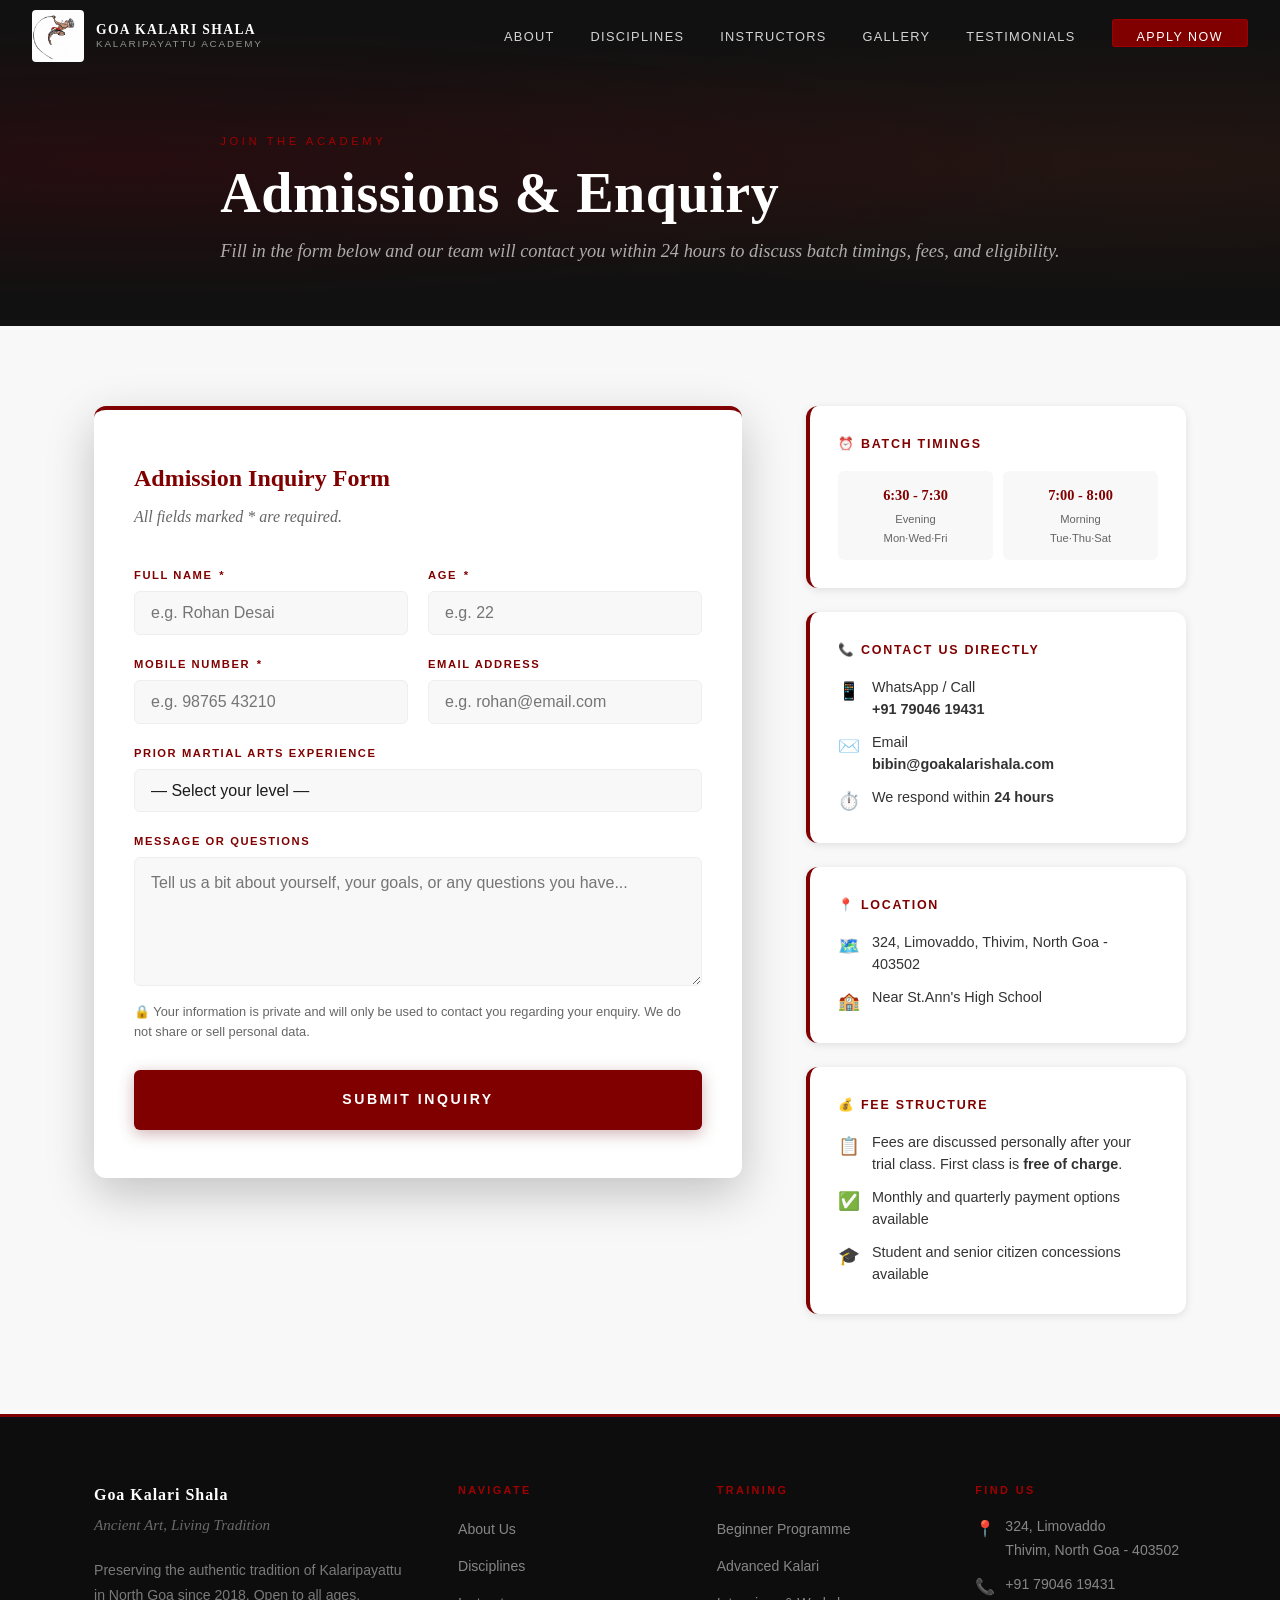
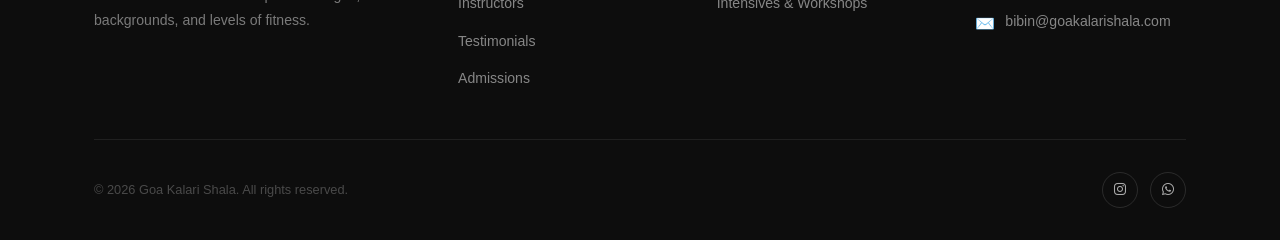
<file: admissions.html>
<!DOCTYPE html>
<html lang="en">
<head>
  <meta charset="UTF-8" />
  <meta name="viewport" content="width=device-width, initial-scale=1.0, viewport-fit=cover" />
  <title>Admissions — Goa Kalari Shala, North Goa</title>
  <meta name="description" content="Apply for admission to Goa Kalari Shala. Fill in the inquiry form to secure your spot in our Kalaripayattu batches — morning, evening, and weekend options available." />
  <!-- Theme color for mobile browsers -->
  <meta name="theme-color" content="#0D0D0D" />
  <meta name="apple-mobile-web-app-capable" content="yes" />
  <meta name="apple-mobile-web-app-status-bar-style" content="black-translucent" />
  <meta name="format-detection" content="telephone=no" />
  <!-- Open Graph -->
  <meta property="og:title" content="Apply for Admission — Goa Kalari Shala" />
  <meta property="og:description" content="Secure your spot in our Kalaripayattu training batches at Goa Kalari Shala, North Goa." />
  <meta property="og:type" content="website" />
  <meta property="og:url" content="https://www.goakalarishala.com/admissions.html" />
  <!-- Canonical -->
  <link rel="canonical" href="https://www.goakalarishala.com/admissions.html" />
  <!-- Stylesheet -->
  <link rel="stylesheet" href="css/style.css" />
  <!-- Font Awesome -->
  <link rel="stylesheet" href="https://cdnjs.cloudflare.com/ajax/libs/font-awesome/6.5.0/css/all.min.css" />
  <!-- Favicon -->
  <link rel="icon" href="data:image/svg+xml,<svg xmlns='http://www.w3.org/2000/svg' viewBox='0 0 100 100'><text y='.9em' font-size='90'>⚔️</text></svg>" />
</head>
<body>

  <!-- ═══════════════════════════════════════
       NAVIGATION
  ═══════════════════════════════════════ -->
  <nav class="nav" role="navigation" aria-label="Main navigation">
    <a href="index.html" class="nav-logo" aria-label="Goa Kalari Shala Home">
      <img src="images/logo.jpg" alt="Goa Kalari Shala logo" class="nav-logo-img" />
      <div class="nav-logo-text">
        Goa Kalari Shala
        <span>Kalaripayattu Academy</span>
      </div>
    </a>
    <!-- <a href="index.html" class="nav-logo" aria-label="Goa Kalari Shala Home">
      <div class="nav-logo-mark" aria-hidden="true">K</div>
      <div class="nav-logo-text">
        Goa Kalari Shala
        <span>Kalaripayattu Academy</span>
      </div>
    </a> -->

    <ul class="nav-links" role="list">
      <li><a href="index.html">About</a></li>
      <li><a href="index.html#disciplines">Disciplines</a></li>
      <li><a href="index.html#instructors">Instructors</a></li>
      <li><a href="index.html#gallery">Gallery</a></li>
      <li><a href="index.html#testimonials">Testimonials</a></li>
      <li><a href="admissions.html" class="nav-cta">Apply Now</a></li>
    </ul>

    <button class="nav-toggle" aria-label="Toggle mobile menu" aria-expanded="false">
      <span></span><span></span><span></span>
    </button>
  </nav>


  <!-- ═══════════════════════════════════════
       ADMISSIONS HERO
  ═══════════════════════════════════════ -->
  <header class="admissions-hero" aria-label="Admissions page header">
    <div class="container admissions-hero-content">
      <p class="section-label">Join the Academy</p>
      <h1 class="section-title">Admissions &amp; Enquiry</h1>
      <p class="section-subtitle">
        Fill in the form below and our team will contact you within 24 hours 
        to discuss batch timings, fees, and eligibility.
      </p>
    </div>
  </header>


  <!-- ═══════════════════════════════════════
       ADMISSIONS FORM + SIDEBAR
  ═══════════════════════════════════════ -->
  <section class="admissions-section section" aria-labelledby="form-title">
    <div class="container">
      <div class="admissions-layout">

        <!-- ── FORM ── -->
        <div>
          <div class="form-card">

            <!-- Form body (hidden on success) -->
            <div id="form-body">
              <h2 class="form-title" id="form-title">Admission Inquiry Form</h2>
              <p class="form-subtitle">All fields marked <span style="color:var(--terra)">*</span> are required.</p>

              <form id="admissions-form" novalidate>

                <!-- Honeypot (spam prevention) -->
                <input type="checkbox" name="botcheck" style="display:none" tabindex="-1" aria-hidden="true" />
                <!-- Web3Forms hidden fields -->
                <input type="hidden" name="access_key" value="30c90183-8de5-4571-81b5-c654b03c04c1" />
                <input type="hidden" name="subject" value="New Admission Inquiry — Goa Kalari Shala" />
                <input type="hidden" name="from_name" value="Goa Kalari Shala Website" />
                <input type="hidden" name="redirect" value="false" />

                <div class="form-grid">

                  <!-- Full Name -->
                  <div class="form-group">
                    <label class="form-label" for="name">
                      Full Name <span class="req" aria-hidden="true">*</span>
                    </label>
                    <input
                      type="text" id="name" name="name"
                      class="form-input"
                      placeholder="e.g. Rohan Desai"
                      autocomplete="name"
                      required
                      aria-required="true"
                      aria-describedby="err-name"
                    />
                    <span class="form-error-msg" id="err-name" role="alert" aria-live="polite"></span>
                  </div>

                  <!-- Age -->
                  <div class="form-group">
                    <label class="form-label" for="age">
                      Age <span class="req" aria-hidden="true">*</span>
                    </label>
                    <input
                      type="number" id="age" name="age"
                      class="form-input"
                      placeholder="e.g. 22"
                      min="5" max="80"
                      required
                      aria-required="true"
                      aria-describedby="err-age"
                    />
                    <span class="form-error-msg" id="err-age" role="alert" aria-live="polite"></span>
                  </div>

                  <!-- Phone -->
                  <div class="form-group">
                    <label class="form-label" for="phone">
                      Mobile Number <span class="req" aria-hidden="true">*</span>
                    </label>
                    <input
                      type="tel" id="phone" name="phone"
                      class="form-input"
                      placeholder="e.g. 98765 43210"
                      autocomplete="tel"
                      required
                      aria-required="true"
                      aria-describedby="err-phone"
                    />
                    <span class="form-error-msg" id="err-phone" role="alert" aria-live="polite"></span>
                  </div>

                  <!-- Email -->
                  <div class="form-group">
                    <label class="form-label" for="email">
                      Email Address
                    </label>
                    <input
                      type="email" id="email" name="email"
                      class="form-input"
                      placeholder="e.g. rohan@email.com"
                      autocomplete="email"
                      aria-describedby="err-email"
                    />
                    <span class="form-error-msg" id="err-email" role="alert" aria-live="polite"></span>
                  </div>

                  <!-- Prior Experience -->
                  <div class="form-group full">
                    <label class="form-label" for="experience">
                      Prior Martial Arts Experience
                    </label>
                    <select id="experience" name="experience" class="form-select">
                      <option value="">— Select your level —</option>
                      <option value="None — complete beginner">None — complete beginner</option>
                      <option value="Some experience (yoga, dance, or sport)">Some experience — yoga, dance, or sport</option>
                      <option value="Trained in another martial art">Trained in another martial art</option>
                      <option value="Previous Kalaripayattu training">Previous Kalaripayattu training</option>
                    </select>
                  </div>

                  <!-- Message -->
                  <div class="form-group full">
                    <label class="form-label" for="message">
                      Message or Questions
                    </label>
                    <textarea
                      id="message" name="message"
                      class="form-textarea"
                      placeholder="Tell us a bit about yourself, your goals, or any questions you have..."
                      rows="4"
                    ></textarea>
                  </div>

                </div><!-- /.form-grid -->

                <!-- Privacy note -->
                <p style="font-size:.8rem;color:var(--muted);margin-top:16px;line-height:1.6;">
                  🔒 Your information is private and will only be used to contact you 
                  regarding your enquiry. We do not share or sell personal data.
                </p>

                <button type="submit" class="form-submit" aria-label="Submit admission inquiry">
                  <span class="btn-text">Submit Inquiry</span>
                  <span class="btn-spinner" aria-hidden="true"></span>
                </button>

              </form>
            </div><!-- /#form-body -->

            <!-- SUCCESS MESSAGE (shown after submit) -->
            <div id="form-success" class="form-success" role="status" aria-live="polite">
              <div class="form-success-icon" aria-hidden="true">🙏</div>
              <h3 class="form-success-title">Namaskaram!</h3>
              <p class="form-success-body">
                Your inquiry has been received. We will get back to you within 24 hours to discuss your training.
              </p>
              <a href="index.html" class="btn-primary" style="display:inline-block;margin-top:28px;">
                Return to Home
              </a>
            </div>

          </div><!-- /.form-card -->
        </div>


        <!-- ── SIDEBAR ── -->
        <aside class="admissions-sidebar" aria-label="Admissions information">

          <!-- Batch Timings -->
          <div class="info-card reveal">
            <p class="info-card-title">⏰ Batch Timings</p>
            <div class="batch-grid">
              <div class="batch-item">
                <div class="batch-time">6:30 - 7:30</div>
                <div class="batch-label">Evening<br>Mon·Wed·Fri</div>
              </div>
              <div class="batch-item">
                <div class="batch-time">7:00 - 8:00</div>
                <div class="batch-label">Morning<br>Tue·Thu·Sat</div>
              </div>
            </div>
          </div>

          <!-- Contact Info -->
          <div class="info-card reveal reveal-delay-1">
            <p class="info-card-title">📞 Contact Us Directly</p>
            <ul class="info-list">
              <li class="info-item">
                <span class="info-item-icon">📱</span>
                <span>
                  WhatsApp / Call<br>
                  <a href="tel:+917904619431" style="color:var(--terra);font-weight:600">+91 79046 19431</a>
                </span>
              </li>
              <li class="info-item">
                <span class="info-item-icon">✉️</span>
                <span>
                  Email<br>
                  <a href="mailto:bibin@goakalarishala.com" style="color:var(--terra);font-weight:600">bibin@goakalarishala.com</a>
                </span>
              </li>
              <li class="info-item">
                <span class="info-item-icon">⏱️</span>
                <span>We respond within <strong>24 hours</strong></span>
              </li>
            </ul>
          </div>

          <!-- Location -->
          <div class="info-card reveal reveal-delay-2">
            <p class="info-card-title">📍 Location</p>
            <ul class="info-list">
              <li class="info-item">
                <span class="info-item-icon">🗺️</span>
                <span>
                  324, Limovaddo, 
                  Thivim, North Goa - 403502
                </span>
              </li>
              <li class="info-item">
                <span class="info-item-icon">🏫</span>
                <span>Near St.Ann's High School</span>
              </li>
            </ul>
          </div>

          <!-- Fee Structure -->
          <div class="info-card reveal reveal-delay-3">
            <p class="info-card-title">💰 Fee Structure</p>
            <ul class="info-list">
              <li class="info-item">
                <span class="info-item-icon">📋</span>
                <span>
                  Fees are discussed personally after your trial class. 
                  First class is <strong>free of charge</strong>.
                </span>
              </li>
              <li class="info-item">
                <span class="info-item-icon">✅</span>
                <span>Monthly and quarterly payment options available</span>
              </li>
              <li class="info-item">
                <span class="info-item-icon">🎓</span>
                <span>Student and senior citizen concessions available</span>
              </li>
            </ul>
          </div>

        </aside>

      </div>
    </div>
  </section>


  <!-- ═══════════════════════════════════════
       FOOTER
  ═══════════════════════════════════════ -->
  <footer class="footer" role="contentinfo">
    <div class="container">
      <div class="footer-grid">

        <div>
          <div class="footer-brand-name">Goa Kalari Shala</div>
          <div class="footer-brand-tagline">Ancient Art, Living Tradition</div>
          <p class="footer-about">
            Preserving the authentic tradition of Kalaripayattu in North Goa since 2018.
            Open to all ages, backgrounds, and levels of fitness.
          </p>
        </div>

        <div>
          <p class="footer-heading">Navigate</p>
          <ul class="footer-links" role="list">
            <li><a href="index.html">About Us</a></li>
            <li><a href="index.html#disciplines">Disciplines</a></li>
            <li><a href="index.html#instructors">Instructors</a></li>
            <li><a href="index.html#testimonials">Testimonials</a></li>
            <li><a href="admissions.html">Admissions</a></li>
          </ul>
        </div>

        <div>
          <p class="footer-heading">Training</p>
          <ul class="footer-links" role="list">
            <li><a href="#">Beginner Programme</a></li>
            <li><a href="#">Advanced Kalari</a></li>
            <li><a href="#">Intensives &amp; Workshops</a></li>
          </ul>
        </div>

        <div>
          <p class="footer-heading">Find Us</p>
          <address style="font-style:normal">
            <div class="footer-contact-item">
              <span class="icon" aria-hidden="true">📍</span>
              <span>324, Limovaddo<br>Thivim, North Goa - 403502</span>
            </div>
            <div class="footer-contact-item">
              <span class="icon" aria-hidden="true">📞</span>
              <a href="tel:+917904619431" style="color:inherit">+91 79046 19431</a>
            </div>
            <div class="footer-contact-item">
              <span class="icon" aria-hidden="true">✉️</span>
              <a href="mailto:bibin@goakalarishala.com" style="color:inherit">bibin@goakalarishala.com</a>
            </div>
          </address>
        </div>

      </div>

      <div class="footer-bottom">
        <p class="footer-copy">
          © 2026 Goa Kalari Shala. All rights reserved.
        </p>
        <nav class="footer-social" aria-label="Social media links">
          <!-- <a href="#" aria-label="Facebook"><i class="fab fa-facebook-f" aria-hidden="true"></i></a> -->
          <a href="https://www.instagram.com/goakalarishala?igsh=dHZnbG1oZzdlNGQw" aria-label="Instagram"><i class="fab fa-instagram" aria-hidden="true"></i></a>
          <!-- <a href="#" aria-label="YouTube"><i class="fab fa-youtube" aria-hidden="true"></i></a> -->
          <a href="https://wa.me/+917904619431" aria-label="WhatsApp"><i class="fab fa-whatsapp" aria-hidden="true"></i></a>
        </nav>
      </div>

    </div>
  </footer>

  <!-- Floating WhatsApp Button -->
  <a href="https://wa.me/+917904619431" class="whatsapp-float" target="_blank" aria-label="Contact us on WhatsApp">
    <i class="fab fa-whatsapp" aria-hidden="true"></i>
  </a>

  <script src="js/main.js"></script>
</body>
</html>
</file>
<file: css/style.css>
/* =========================================================
   GOA KALARI SHALA — Design System
   Theme: Modern Classic — Rosewood, Dark Sienna, Black
   Fonts: Georgia (display) · Palatino (serif) · Trebuchet MS (body)
   All fonts are standard system fonts — no external import needed.
   ========================================================= */

/* ── TOKENS ── */
:root {
  /* ── Primary palette — Maroon, Black, White only ── */
  --rosewood:      #800000;
  --rosewood-mid:  #600000;
  --rosewood-lt:   #A00000;
  --sienna:        #800000;
  --sienna-lt:     #A00000;
  --sienna-pale:   #F0E8E8;

  /* ── Neutrals — pure black/grey/white ── */
  --black:         #0D0D0D;
  --black-mid:     #111111;
  --black-lt:      #1E1E1E;
  --ink:           #1A1A1A;
  --ink-mid:       #333333;
  --muted:         #666666;
  --white:         #FFFFFF;

  /* ── Page backgrounds — clean white/light grey ── */
  --cream:         #F8F8F8;
  --cream-dk:      #EEEEEE;

  /* ── Font stack — all system fonts, no external import ── */
  --font-display:  Georgia, 'Times New Roman', Times, serif;
  --font-serif:    'Palatino Linotype', Palatino, 'Book Antiqua', Georgia, serif;
  --font-body:     'Trebuchet MS', 'Gill Sans', 'Gill Sans MT', Calibri, sans-serif;

  /* ── Radii ── */
  --radius-sm: 3px;
  --radius:    6px;
  --radius-lg: 12px;

  /* ── Shadows — neutral, no colour tint ── */
  --shadow-sm:  0 2px 8px rgba(0,0,0,.10);
  --shadow-md:  0 6px 24px rgba(0,0,0,.16);
  --shadow-lg:  0 16px 48px rgba(0,0,0,.22);

  --transition: 0.3s cubic-bezier(.4,0,.2,1);
}

/* ── RESET ── */
*, *::before, *::after { box-sizing: border-box; margin: 0; padding: 0; }
html {
  scroll-behavior: smooth;
  font-size: 16px;
  /* Prevent iOS text size adjust on orientation change */
  -webkit-text-size-adjust: 100%;
  text-size-adjust: 100%;
}
body {
  background: var(--cream);
  color: var(--ink);
  font-family: var(--font-body);
  font-weight: 400;
  line-height: 1.7;
  overflow-x: hidden;
  /* Better scroll behaviour on iOS */
  -webkit-overflow-scrolling: touch;
  overscroll-behavior-y: none;
  /* Remove iOS tap highlight */
  -webkit-tap-highlight-color: transparent;
}
img { display: block; max-width: 100%; height: auto; }
a { color: inherit; text-decoration: none; touch-action: manipulation; }
ul { list-style: none; }
button { cursor: pointer; border: none; background: none; font: inherit; touch-action: manipulation; }
input, select, textarea { touch-action: manipulation; }

/* ── SCROLLBAR ── */
::-webkit-scrollbar { width: 6px; }
::-webkit-scrollbar-track { background: var(--cream-dk); }
::-webkit-scrollbar-thumb { background: var(--rosewood); border-radius: 3px; }
/* Firefox scrollbar */
html { scrollbar-width: thin; scrollbar-color: var(--rosewood) var(--cream-dk); }

/* ── UTILITY ── */
.container { max-width: 1140px; margin: 0 auto; padding: 0 24px; }
.sr-only { position: absolute; width: 1px; height: 1px; overflow: hidden; clip: rect(0,0,0,0); }
.text-center { text-align: center; }

/* ── DECORATIVE DIVIDER ── */
.ornament {
  display: flex; align-items: center; justify-content: center; gap: 16px;
  margin: 0 auto 48px; color: var(--sienna);
}
.ornament::before, .ornament::after {
  content: ''; display: block; flex: 1; max-width: 120px;
  height: 1px; background: linear-gradient(to right, transparent, var(--sienna));
}
.ornament::after { background: linear-gradient(to left, transparent, var(--sienna)); }
.ornament-icon { font-size: 1.1rem; }

/* ═══════════════════════════════════════
   NAVIGATION
═══════════════════════════════════════ */
.nav {
  position: fixed; top: 0; left: 0; right: 0; z-index: 100;
  padding: 0 max(32px, env(safe-area-inset-right)) 0 max(32px, env(safe-area-inset-left));
  padding-top: env(safe-area-inset-top, 0);
  display: flex; align-items: center; justify-content: space-between;
  height: calc(72px + env(safe-area-inset-top, 0px));
  background: transparent;
  transition: background var(--transition), box-shadow var(--transition);
}
.nav.scrolled {
  background: rgba(13, 13, 13, 0.96);
  -webkit-backdrop-filter: blur(12px);
  backdrop-filter: blur(12px);
  box-shadow: 0 2px 20px rgba(0,0,0,.5);
  border-bottom: 1px solid rgba(101,0,11,.4);
}
.nav-logo { display: flex; align-items: center; gap: 12px; }
.nav-logo-img {
  height: 52px;
  width: 52px;
  object-fit: contain;
  flex-shrink: 0;
  border-radius: 4px;
  mix-blend-mode: screen;
  /* filter: contrast(1.05); */
  transition: transform var(--transition);
}
.nav-logo:hover .nav-logo-img { transform: scale(1.06); }
/* .nav-logo-mark {
  width: 40px; height: 40px;
  background: var(--rosewood);
  clip-path: polygon(50% 0%, 100% 25%, 100% 75%, 50% 100%, 0% 75%, 0% 25%);
  display: grid; place-items: center;
  font-family: var(--font-display);
  font-size: 1rem; font-weight: 700; color: var(--white); flex-shrink: 0;
} */
.nav-logo-text {
  font-family: var(--font-display);
  font-size: .85rem; font-weight: 700;
  letter-spacing: .1em; text-transform: uppercase;
  color: var(--white); line-height: 1.2;
}
.nav-logo-text span {
  display: block; font-size: .62rem; font-weight: 400;
  color: rgba(255,255,255,.55); letter-spacing: .18em; font-family: var(--font-body);
}
.nav-links { display: flex; align-items: center; gap: 36px; }
.nav-links a {
  font-family: var(--font-body);
  font-size: .8rem; letter-spacing: .1em; text-transform: uppercase;
  color: rgba(255,255,255,.82);
  position: relative; padding-bottom: 2px;
  transition: color var(--transition);
}
.nav-links a::after {
  content: ''; position: absolute; bottom: 0; left: 0; right: 0;
  height: 1.5px; background: var(--sienna-lt);
  transform: scaleX(0); transform-origin: left;
  transition: transform var(--transition);
}
.nav-links a:hover { color: var(--white); }
.nav-links a:hover::after { transform: scaleX(1); }
.nav-links a.active { color: var(--white); }
.nav-links a.active::after { transform: scaleX(1); }
.nav-cta {
  padding: 10px 24px;
  background: var(--rosewood);
  color: var(--white) !important;
  font-family: var(--font-body) !important;
  font-size: .78rem !important; letter-spacing: .12em !important;
  border-radius: var(--radius-sm);
  border: 1px solid var(--rosewood-lt);
  transition: background var(--transition), transform var(--transition) !important;
}
.nav-cta:hover { background: var(--rosewood-mid) !important; transform: translateY(-1px); }
.nav-cta::after { display: none !important; }

/* Mobile hamburger */
.nav-toggle { display: none; flex-direction: column; gap: 5px; padding: 4px; }
.nav-toggle span {
  display: block; width: 24px; height: 2px;
  background: var(--white); border-radius: 2px;
  transition: transform var(--transition), opacity var(--transition);
}
.nav-toggle.open span:nth-child(1) { transform: translateY(7px) rotate(45deg); }
.nav-toggle.open span:nth-child(2) { opacity: 0; }
.nav-toggle.open span:nth-child(3) { transform: translateY(-7px) rotate(-45deg); }

/* ═══════════════════════════════════════
   HERO
═══════════════════════════════════════ */
.hero {
  min-height: 100vh; position: relative;
  min-height: 100dvh; /* Modern browsers: accounts for mobile browser chrome */
  display: flex; align-items: center; justify-content: center; overflow: hidden;
}
.hero-bg {
  position: absolute; inset: 0;
  background:
    linear-gradient(180deg, rgba(0,0,0,.60) 0%, rgba(0,0,0,.65) 100%),
    linear-gradient(180deg, rgba(255,255,255,.275) 0%, rgba(240,240,240,.29) 100%),
    url('../images/image2.jpg') center/cover no-repeat;
  z-index: 0;
}
.hero-bg::after {
  content: ''; position: absolute; inset: 0;
  background: none;
}
.hero-content {
  position: relative; z-index: 1;
  text-align: center; padding: 120px 24px 80px; max-width: 900px;
}
.hero-eyebrow {
  display: inline-block;
  font-family: var(--font-body);
  font-size: .72rem; letter-spacing: .4em; text-transform: uppercase;
  color: rgba(255,255,255,.75); margin-bottom: 24px;
  opacity: 0; transform: translateY(20px);
  animation: fadeUp .8s .2s forwards;
}
.hero-title {
  font-family: var(--font-display);
  font-size: clamp(3rem, 8vw, 6.5rem);
  font-weight: 700; line-height: .95; color: var(--white);
  letter-spacing: .01em; margin-bottom: 16px;
  opacity: 0; transform: translateY(30px);
  animation: fadeUp .9s .4s forwards;
}
.hero-title em {
  font-style: italic; color: var(--sienna-lt);
  font-family: var(--font-serif); font-size: 1.08em; font-weight: 400;
}
.hero-subtitle {
  font-family: var(--font-serif);
  font-size: clamp(1.05rem, 2.5vw, 1.4rem);
  font-weight: 400; font-style: italic;
  color: rgba(255,255,255,.75); margin-bottom: 48px; line-height: 1.6;
  opacity: 0; transform: translateY(20px);
  animation: fadeUp .8s .6s forwards;
}
.hero-actions {
  display: flex; align-items: center; justify-content: center; gap: 20px; flex-wrap: wrap;
  opacity: 0; transform: translateY(20px);
  animation: fadeUp .8s .8s forwards;
}
.btn-primary {
  padding: 16px 40px; background: var(--rosewood); color: var(--white);
  font-family: var(--font-body);
  font-size: .82rem; letter-spacing: .15em; text-transform: uppercase;
  border-radius: var(--radius-sm); border: 1px solid var(--rosewood-lt);
  transition: background var(--transition), transform var(--transition), box-shadow var(--transition);
  box-shadow: 0 4px 20px rgba(101,0,11,.45);
}
.btn-primary:hover {
  background: var(--rosewood-mid); transform: translateY(-2px);
  box-shadow: 0 8px 28px rgba(101,0,11,.55);
}
.btn-outline {
  padding: 15px 40px; border: 1.5px solid rgba(255,255,255,.45); color: var(--white);
  font-family: var(--font-body);
  font-size: .82rem; letter-spacing: .15em; text-transform: uppercase;
  border-radius: var(--radius-sm);
  transition: border-color var(--transition), background var(--transition), transform var(--transition);
}
.btn-outline:hover {
  border-color: var(--sienna-lt); background: rgba(136,45,23,.15); transform: translateY(-2px);
}

/* Hero scroll indicator */
.hero-scroll {
  position: absolute; bottom: 40px; left: 50%; transform: translateX(-50%);
  z-index: 1; text-align: center; color: rgba(255,255,255,.45);
  font-family: var(--font-body); font-size: .62rem; letter-spacing: .28em; text-transform: uppercase;
  opacity: 0; animation: fadeIn 1s 1.2s forwards;
}
.hero-scroll-line {
  width: 1px; height: 40px; background: rgba(255,255,255,.25);
  margin: 8px auto 0; position: relative; overflow: hidden;
}
.hero-scroll-line::after {
  content: ''; position: absolute; top: -40px; left: 0; right: 0; height: 40px;
  background: var(--sienna-lt); animation: scrollLine 2s 1.5s infinite;
}

/* Hero stats strip */
.hero-stats {
  position: absolute; bottom: 0; left: 0; right: 0; z-index: 2;
  background: rgba(13,13,13,.92);
  -webkit-backdrop-filter: blur(8px);
  backdrop-filter: blur(8px);
  border-top: 1px solid rgba(101,0,11,.5); padding: 20px 0;
  opacity: 0; animation: fadeIn .8s 1s forwards;
}
.hero-stats-inner {
  display: grid;
  grid-template-columns: repeat(4, 1fr);
  align-items: center;
  justify-content: center;
}
.hero-stat {
  text-align: center;
  padding: 12px 16px;
  border-right: 1px solid rgba(255,255,255,.1);
}
.hero-stat:last-child { border-right: none; }
.hero-stat-num {
  font-family: var(--font-display); font-size: 1.8rem; font-weight: 700;
  color: var(--sienna-lt); line-height: 1; margin-bottom: 4px;
}
.hero-stat-label {
  font-size: .7rem; letter-spacing: .14em; text-transform: uppercase;
  color: rgba(255,255,255,.5); font-family: var(--font-body);
}

/* ═══════════════════════════════════════
   SECTION BASE
═══════════════════════════════════════ */
.section { padding: 100px 0; }
.section-alt { background: var(--cream-dk); }
.section-dark { background: var(--black-mid); color: var(--white); }
.section-label {
  font-family: var(--font-body); font-size: .7rem; letter-spacing: .32em; text-transform: uppercase;
  color: var(--sienna); margin-bottom: 12px;
}
.section-dark .section-label { color: var(--sienna-lt); }
.section-title {
  font-family: var(--font-display); font-size: clamp(2rem, 4vw, 3rem);
  font-weight: 700; line-height: 1.1; color: var(--rosewood); letter-spacing: .01em;
}
.section-dark .section-title { color: var(--white); }
.section-subtitle {
  font-family: var(--font-serif); font-size: 1.15rem; font-style: italic; font-weight: 400;
  color: var(--muted); margin-top: 12px; line-height: 1.6;
}
.section-dark .section-subtitle { color: rgba(255,255,255,.6); }

/* ═══════════════════════════════════════
   ABOUT SECTION
═══════════════════════════════════════ */
.about-grid { display: grid; grid-template-columns: 1fr 1fr; gap: 80px; align-items: center; }
.about-img-wrap { position: relative; }
.about-img-wrap::before {
  content: ''; position: absolute; top: -20px; left: -20px;
  width: calc(100% - 40px); height: calc(100% - 40px);
  border: 2px solid var(--sienna); border-radius: var(--radius); z-index: 0; opacity: .5;
}
.about-img {
  position: relative; z-index: 1; width: 100%; height: 480px; object-fit: cover;
  border-radius: var(--radius); box-shadow: var(--shadow-lg);
}
.about-badge {
  position: absolute; bottom: -24px; right: -24px; z-index: 2;
  width: 100px; height: 100px; background: var(--rosewood);
  clip-path: polygon(50% 0%, 100% 25%, 100% 75%, 50% 100%, 0% 75%, 0% 25%);
  display: grid; place-items: center; text-align: center;
  font-family: var(--font-display); color: var(--white); line-height: 1.2;
}
.about-badge strong { font-size: 1.4rem; font-weight: 700; display: block; }
.about-badge span { font-size: .56rem; letter-spacing: .1em; text-transform: uppercase; font-family: var(--font-body); }
.about-text .section-title { margin-bottom: 24px; }
.about-body {
  font-family: var(--font-serif); font-size: 1.12rem; color: var(--ink-mid);
  line-height: 1.9; margin-bottom: 24px;
}
.about-features { display: grid; grid-template-columns: 1fr 1fr; gap: 14px; margin-top: 32px; }
.about-feature {
  display: flex; align-items: flex-start; gap: 12px;
  padding: 14px 16px; background: var(--white);
  border-radius: var(--radius); border-left: 3px solid var(--rosewood); box-shadow: var(--shadow-sm);
}
.about-feature-icon { font-size: 1.2rem; flex-shrink: 0; margin-top: 2px; }
.about-feature-text { font-size: .88rem; color: var(--ink-mid); font-family: var(--font-body); line-height: 1.4; }

/* ═══════════════════════════════════════
   DISCIPLINES
═══════════════════════════════════════ */
.disciplines-grid {
  display: grid; grid-template-columns: repeat(3, 1fr); gap: 2px;
  border-radius: var(--radius-lg); overflow: hidden; box-shadow: var(--shadow-lg); margin-top: 60px;
}
.discipline-card {
  position: relative; overflow: hidden; padding: 48px 32px;
  background: var(--black-lt); cursor: default; transition: background var(--transition);
}
.discipline-card:hover { background: var(--black-mid); }
.discipline-card::before {
  content: ''; position: absolute; bottom: 0; left: 0; right: 0; height: 3px;
  background: var(--rosewood); transform: scaleX(0); transform-origin: left;
  transition: transform var(--transition);
}
.discipline-card:hover::before { transform: scaleX(1); }
.discipline-num {
  font-family: var(--font-display); font-size: 3.5rem; font-weight: 700;
  color: rgba(255,255,255,.04); line-height: 1; margin-bottom: 8px;
}
.discipline-icon { font-size: 2rem; margin-bottom: 16px; }
.discipline-title {
  font-family: var(--font-display); font-size: 1.05rem; font-weight: 700;
  color: var(--white); letter-spacing: .04em; margin-bottom: 12px;
  position: relative;
  z-index: 1;
}
.discipline-body { font-size: .88rem; color: rgba(255,255,255,.6); line-height: 1.75; font-family: var(--font-body); }

/* ═══════════════════════════════════════
   INSTRUCTORS
═══════════════════════════════════════ */
.instructors-grid { display: grid; grid-template-columns: 1fr; gap: 32px; margin-top: 60px; max-width: 800px; margin-left: auto; margin-right: auto; }
.instructor-card {
  text-align: center; padding: 40px 24px; background: var(--white);
  border-radius: var(--radius-lg); box-shadow: var(--shadow-sm);
  transition: transform var(--transition), box-shadow var(--transition);
  position: relative; overflow: hidden;
}
.instructor-card::after {
  content: ''; position: absolute; bottom: 0; left: 0; right: 0; height: 4px;
  background: linear-gradient(90deg, var(--rosewood), var(--sienna-lt));
}
.instructor-card:hover { transform: translateY(-6px); box-shadow: var(--shadow-md); }
.instructor-avatar {
  width: 100px; height: 100px; border-radius: 50%; background: var(--rosewood);
  margin: 0 auto 20px; display: grid; place-items: center;
  font-family: var(--font-display); font-size: 2rem; color: rgba(255,255,255,.9);
  font-weight: 700; border: 4px solid var(--sienna-pale); position: relative;
}
.instructor-avatar::before {
  content: ''; position: absolute; inset: -6px; border-radius: 50%;
  border: 1.5px solid var(--sienna); opacity: .35;
}
.instructor-name {
  font-family: var(--font-display); font-size: 1.05rem; font-weight: 700;
  color: var(--rosewood); margin-bottom: 4px;
}
.instructor-role {
  font-size: .75rem; letter-spacing: .12em; text-transform: uppercase;
  color: var(--sienna); margin-bottom: 16px; font-family: var(--font-body);
}
.instructor-bio { 
  font-family: var(--font-serif); 
  font-size: 0.95rem; 
  color: var(--muted); 
  line-height: 1.75; 
  margin-bottom: 14px;
}
.instructor-bio:last-of-type {
  margin-bottom: 0;
}
.instructor-bio-list {
  list-style: none;
  margin: 16px 0 20px 0;
  padding: 0;
}
.instructor-bio-list li {
  font-family: var(--font-serif);
  font-size: 0.95rem;
  color: var(--ink-mid);
  line-height: 1.75;
  margin-bottom: 10px;
  padding-left: 20px;
  position: relative;
}
.instructor-bio-list li::before {
  content: '•';
  position: absolute;
  left: 0;
  color: var(--rosewood);
  font-weight: bold;
}
.instructor-bio-list strong {
  color: var(--rosewood);
  font-weight: 600;
}
.instructor-years {
  display: inline-block; margin-top: 16px; padding: 4px 14px;
  background: var(--cream-dk); border-radius: 20px;
  font-size: .75rem; font-weight: 700; color: var(--rosewood);
  font-family: var(--font-body); letter-spacing: .05em;
}

/* ═══════════════════════════════════════
   TESTIMONIALS
═══════════════════════════════════════ */
.testimonials { background: var(--black-mid); padding: 80px 0; }
.testimonials-grid { 
  display: grid; 
  grid-template-columns: 1fr 1fr; 
  gap: 32px; 
  margin-top: 60px; 
  max-width: 1200px;
  margin-left: auto;
  margin-right: auto;
}
.testimonials-grid > :nth-child(1) {
  /* Calvin - left side spanning 2 rows */
  grid-column: 1;
  grid-row: 2 / 4;
}
.testimonials-grid > :nth-child(2) {
  /* Laura - bottom right */
  grid-column: 2;
  grid-row: 3;
}
.testimonials-grid > :nth-child(3) {
  /* Vishal - top right */
  grid-column: 2;
  grid-row: 2;
}
.testimonials-grid > :nth-child(4) {
  /* Shilpa - spans full width on top */
  grid-column: 1 / -1;
  grid-row: 1;
}
.testimonial-card {
  background: rgba(255,255,255,.06); 
  border: 1px solid rgba(255,255,255,.12);
  border-radius: var(--radius-lg); 
  padding: 40px 36px 36px; 
  position: relative;
  transition: all var(--transition);
  display: flex;
  flex-direction: column;
  min-height: 320px;
  box-shadow: 0 4px 20px rgba(0,0,0,.2);
  overflow: hidden;
}
.testimonial-card:hover { 
  background: rgba(255,255,255,.10); 
  border-color: rgba(160,0,0,.6);
  transform: translateY(-4px);
  box-shadow: 0 8px 32px rgba(0,0,0,.35);
}
.testimonial-quote-mark {
  font-family: var(--font-serif); 
  font-size: 4rem; 
  line-height: .6;
  color: var(--sienna-lt); 
  opacity: .35; 
  margin-bottom: 16px; 
  display: block;
  position: absolute;
  top: 24px;
  left: 32px;
}
.testimonial-text {
  font-family: var(--font-serif); 
  font-size: 0.95rem; 
  font-style: italic; 
  font-weight: 400;
  color: rgba(255,255,255,.88); 
  line-height: 1.75; 
  margin-bottom: auto;
  margin-top: 28px;
  padding-bottom: 24px;
}
.testimonial-author {
  display: flex; 
  align-items: center; 
  gap: 12px;
  border-top: 1px solid rgba(255,255,255,.15); 
  padding-top: 18px;
  margin-top: auto;
}
.testimonial-avatar {
  width: 36px; 
  height: 36px; 
  border-radius: 50%; 
  background: linear-gradient(135deg, var(--rosewood), var(--rosewood-lt));
  display: grid; 
  place-items: center;
  font-family: var(--font-display); 
  font-size: 0.8rem; 
  font-weight: 700;
  color: var(--white); 
  flex-shrink: 0;
  box-shadow: 0 2px 8px rgba(0,0,0,.3);
}
.testimonial-name { 
  font-family: var(--font-display); 
  font-size: 0.8rem; 
  font-weight: 700; 
  color: var(--white);
  letter-spacing: 0.3px;
}
.testimonial-detail { 
  font-size: 0.72rem; 
  color: rgba(255,255,255,.55); 
  margin-top: 3px; 
  font-family: var(--font-body);
  letter-spacing: 0.2px;
}
.testimonial-stars { 
  color: var(--sienna-lt); 
  font-size: .85rem; 
  letter-spacing: 2px; 
}
.testimonial-featured {
  background: rgba(101,0,11,.18); 
  border-color: rgba(160,0,0,.5);
  min-height: 380px;
}
.testimonial-featured .testimonial-text {
  font-size: 0.95rem;
}

/* ═══════════════════════════════════════
   CTA BAND
═══════════════════════════════════════ */
.cta-band { background: var(--rosewood); border-top: 3px solid var(--sienna); padding: 64px 0; }
.cta-band-inner { display: flex; align-items: center; justify-content: space-between; gap: 40px; flex-wrap: wrap; }
.cta-band-text { flex: 1; min-width: 280px; }
.cta-band-title {
  font-family: var(--font-display); font-size: clamp(1.6rem, 3vw, 2.4rem);
  font-weight: 700; color: var(--white); line-height: 1.2; margin-bottom: 8px;
}
.cta-band-sub { font-family: var(--font-serif); font-size: 1.05rem; color: rgba(255,255,255,.75); font-style: italic; }
.btn-white {
  padding: 16px 40px; background: var(--white); color: var(--rosewood);
  font-family: var(--font-body); font-size: .82rem; letter-spacing: .15em; text-transform: uppercase;
  border-radius: var(--radius-sm); font-weight: 700;
  transition: background var(--transition), transform var(--transition);
  white-space: nowrap; box-shadow: 0 4px 20px rgba(0,0,0,.25);
}
.btn-white:hover { background: var(--cream); transform: translateY(-2px); }

/* ═══════════════════════════════════════
   ADMISSIONS HERO
═══════════════════════════════════════ */
.admissions-hero {
  padding-top: calc(72px + env(safe-area-inset-top, 0px)); background: var(--black-mid);
  min-height: 35vh; display: flex; align-items: center;
  position: relative; overflow: hidden;
}
.admissions-hero::before {
  content: ''; position: absolute; inset: 0;
  background:
    radial-gradient(ellipse at 10% 50%, rgba(101,0,11,.25) 0%, transparent 60%),
    radial-gradient(ellipse at 90% 50%, rgba(136,45,23,.15) 0%, transparent 60%);
}
.admissions-hero-content { position: relative; z-index: 1; padding: 60px 24px; }
.admissions-hero .section-label { color: var(--sienna-lt); }
.admissions-hero .section-title { color: var(--white); font-size: clamp(2rem, 5vw, 3.5rem); }
.admissions-hero .section-subtitle { color: rgba(255,255,255,.65); }

/* ═══════════════════════════════════════
   ADMISSIONS FORM SECTION
═══════════════════════════════════════ */
.admissions-section { padding: 80px 0 100px; }
.admissions-layout { display: grid; grid-template-columns: 1fr 380px; gap: 64px; align-items: start; }
.form-card {
  background: var(--white); border-radius: var(--radius-lg); padding: 48px 40px;
  box-shadow: var(--shadow-lg); border-top: 4px solid var(--rosewood);
}
.form-title { font-family: var(--font-display); font-size: 1.5rem; font-weight: 700; color: var(--rosewood); margin-bottom: 4px; }
.form-subtitle { font-family: var(--font-serif); font-size: 1rem; font-style: italic; color: var(--muted); margin-bottom: 36px; }
.form-grid { display: grid; grid-template-columns: 1fr 1fr; gap: 20px; }
.form-group { display: flex; flex-direction: column; gap: 6px; }
.form-group.full { grid-column: span 2; }
.form-label {
  font-family: var(--font-body); font-size: .7rem; letter-spacing: .14em; text-transform: uppercase;
  color: var(--rosewood); font-weight: 700;
}
.form-label .req { color: var(--sienna); margin-left: 2px; }
.form-input, .form-select, .form-textarea {
  width: 100%; padding: 12px 16px; background: var(--cream);
  border: 1.5px solid var(--cream-dk); border-radius: var(--radius);
  font-family: var(--font-body); font-size: 16px; /* ≥16px prevents iOS auto-zoom on focus */ color: var(--ink);
  transition: border-color var(--transition), box-shadow var(--transition), background var(--transition);
  -webkit-appearance: none;
  -moz-appearance: none;
  appearance: none;
}
.form-input:focus, .form-select:focus, .form-textarea:focus {
  outline: none; border-color: var(--sienna);
  box-shadow: 0 0 0 3px rgba(136,45,23,.12); background: var(--white);
}
.form-input.error, .form-select.error, .form-textarea.error {
  border-color: #C0392B; box-shadow: 0 0 0 3px rgba(192,57,43,.1);
}
.form-error-msg { font-size: .78rem; color: #C0392B; display: none; margin-top: -2px; }
.form-error-msg.visible { display: block; }
.form-textarea { min-height: 120px; resize: vertical; line-height: 1.6; }
.form-select { cursor: pointer; }
.form-select option[value=""] { color: var(--muted); }
.form-submit {
  margin-top: 28px; width: 100%; padding: 18px; background: var(--rosewood); color: var(--white);
  font-family: var(--font-body); font-size: .88rem; letter-spacing: .18em; text-transform: uppercase;
  border-radius: var(--radius); font-weight: 700;
  transition: background var(--transition), transform var(--transition), box-shadow var(--transition);
  box-shadow: 0 4px 16px rgba(101,0,11,.3); position: relative;
}
.form-submit:hover:not(:disabled) {
  background: var(--sienna); transform: translateY(-2px); box-shadow: 0 8px 24px rgba(136,45,23,.4);
}
.form-submit:disabled { opacity: .6; cursor: not-allowed; }
.form-submit .btn-spinner {
  display: none; width: 18px; height: 18px;
  border: 2px solid rgba(255,255,255,.3); border-top-color: var(--white);
  border-radius: 50%; animation: spin .8s linear infinite; margin: 0 auto;
}
.form-submit.loading .btn-text { display: none; }
.form-submit.loading .btn-spinner { display: block; }

.form-success { display: none; text-align: center; padding: 40px 24px; }
.form-success.visible { display: block; }
.form-success-icon {
  width: 72px; height: 72px; border-radius: 50%; background: var(--rosewood);
  display: grid; place-items: center; margin: 0 auto 20px; font-size: 2rem;
}
.form-success-title { font-family: var(--font-display); font-size: 1.5rem; color: var(--rosewood); margin-bottom: 8px; }
.form-success-body { font-family: var(--font-serif); font-size: 1.05rem; color: var(--muted); font-style: italic; }

/* Sidebar info */
.admissions-sidebar { display: flex; flex-direction: column; gap: 24px; }
.info-card { background: var(--white); border-radius: var(--radius-lg); padding: 28px; box-shadow: var(--shadow-sm); border-left: 4px solid var(--rosewood); }
.info-card-title {
  font-family: var(--font-body); font-size: .78rem; letter-spacing: .14em; text-transform: uppercase;
  color: var(--rosewood); font-weight: 700; margin-bottom: 16px;
}
.info-list { display: flex; flex-direction: column; gap: 12px; }
.info-item { display: flex; align-items: flex-start; gap: 12px; font-size: .9rem; color: var(--ink-mid); line-height: 1.5; font-family: var(--font-body); }
.info-item-icon { font-size: 1.1rem; flex-shrink: 0; margin-top: 1px; }
.batch-grid { display: grid; grid-template-columns: 1fr 1fr; gap: 10px; }
.batch-item { padding: 12px; background: var(--cream); border-radius: var(--radius); text-align: center; }
.batch-time { font-family: var(--font-display); font-size: .9rem; font-weight: 700; color: var(--rosewood); }
.batch-label { font-size: .7rem; color: var(--muted); margin-top: 2px; font-family: var(--font-body); }

/* ═══════════════════════════════════════
   FOOTER
═══════════════════════════════════════ */
.footer {
  background: var(--black); color: rgba(255,255,255,.65);
  padding: 64px 0 32px; border-top: 3px solid var(--rosewood);
}
.footer-grid {
  display: grid; grid-template-columns: 1.5fr 1fr 1fr 1fr; gap: 48px;
  padding-bottom: 48px; border-bottom: 1px solid rgba(255,255,255,.08); margin-bottom: 32px;
}
.footer-brand-name { font-family: var(--font-display); font-size: 1rem; font-weight: 700; letter-spacing: .06em; color: var(--white); margin-bottom: 4px; }
.footer-brand-tagline { font-family: var(--font-serif); font-style: italic; font-size: .95rem; color: rgba(255,255,255,.38); margin-bottom: 20px; }
.footer-about { font-size: .88rem; line-height: 1.8; color: rgba(255,255,255,.45); font-family: var(--font-body); }
.footer-heading { font-family: var(--font-body); font-size: .68rem; letter-spacing: .22em; text-transform: uppercase; color: var(--sienna-lt); margin-bottom: 16px; font-weight: 700; }
.footer-links { display: flex; flex-direction: column; gap: 10px; }
.footer-links a { font-size: .88rem; color: rgba(255,255,255,.5); transition: color var(--transition); font-family: var(--font-body); }
.footer-links a:hover { color: var(--sienna-lt); }
.footer-contact-item { display: flex; align-items: flex-start; gap: 10px; font-size: .88rem; color: rgba(255,255,255,.5); margin-bottom: 10px; font-family: var(--font-body); }
.footer-contact-item .icon { flex-shrink: 0; font-size: 1rem; color: var(--sienna-lt); }
.footer-bottom { display: flex; align-items: center; justify-content: space-between; gap: 16px; flex-wrap: wrap; }
.footer-copy { font-size: .8rem; color: rgba(255,255,255,.25); font-family: var(--font-body); }
.footer-social { display: flex; gap: 12px; }
.footer-social a {
  width: 36px; height: 36px; border-radius: 50%;
  border: 1px solid rgba(255,255,255,.12); display: grid; place-items: center;
  font-size: .85rem; transition: background var(--transition), border-color var(--transition);
}
.footer-social a:hover { background: var(--rosewood); border-color: var(--rosewood); }

/* ═══════════════════════════════════════
   FLOATING WHATSAPP BUTTON
═══════════════════════════════════════ */
.whatsapp-float {
  position: fixed;
  bottom: calc(28px + env(safe-area-inset-bottom, 0px));
  right: calc(28px + env(safe-area-inset-right, 0px));
  width: 56px;
  height: 56px;
  background: #25D366;
  border-radius: 50%;
  display: flex;
  align-items: center;
  justify-content: center;
  box-shadow: 0 4px 14px rgba(37, 211, 102, 0.4);
  z-index: 999;
  text-decoration: none;
  /* Specific transitions — no `all` */
  transition: transform 0.3s ease, box-shadow 0.3s ease, opacity 0.4s ease;
  /* Hidden initially — JS reveals on scroll */
  opacity: 0;
  transform: scale(0.6) translateY(20px);
  pointer-events: none;
}
.whatsapp-float.visible {
  opacity: 1;
  transform: scale(1) translateY(0);
  pointer-events: auto;
}
.whatsapp-float i {
  color: #fff;
  font-size: 26px;
  line-height: 1;
}
/* Tap/active feedback for mobile */
.whatsapp-float:active {
  transform: scale(0.92);
  box-shadow: 0 2px 8px rgba(37, 211, 102, 0.3);
}
/* Subtle pulse ring animation — draws attention periodically */
.whatsapp-float.visible::before {
  content: '';
  position: absolute;
  inset: -4px;
  border-radius: 50%;
  border: 2px solid rgba(37, 211, 102, 0.5);
  animation: whatsappPulse 3s ease-in-out 2s infinite;
}
@keyframes whatsappPulse {
  0%, 100% { transform: scale(1); opacity: 0.5; }
  50%      { transform: scale(1.25); opacity: 0; }
}
/* Tooltip on hover (desktop only) */
.whatsapp-float::after {
  content: 'Chat with us';
  position: absolute;
  right: calc(100% + 12px);
  top: 50%;
  transform: translateY(-50%);
  white-space: nowrap;
  background: var(--black, #0D0D0D);
  color: #fff;
  font-family: var(--font-body, sans-serif);
  font-size: 0.75rem;
  letter-spacing: 0.04em;
  padding: 6px 14px;
  border-radius: 6px;
  box-shadow: 0 2px 10px rgba(0,0,0,.25);
  opacity: 0;
  pointer-events: none;
  transition: opacity 0.25s ease;
}
/* Hover — desktop only */
@media (hover: hover) and (pointer: fine) {
  .whatsapp-float:hover {
    transform: scale(1.08);
    box-shadow: 0 6px 24px rgba(37, 211, 102, 0.55);
  }
  .whatsapp-float:hover::after {
    opacity: 1;
  }
  /* Pause pulse on hover so it doesn't fight with scale */
  .whatsapp-float:hover::before {
    animation-play-state: paused;
    opacity: 0;
  }
}
/* Mobile adjustments */
@media (max-width: 768px) {
  .whatsapp-float {
    width: 50px;
    height: 50px;
    bottom: calc(20px + env(safe-area-inset-bottom, 0px));
    right: calc(18px + env(safe-area-inset-right, 0px));
  }
  .whatsapp-float i {
    font-size: 22px;
  }
  /* No tooltip on mobile — users know the icon */
  .whatsapp-float::after {
    display: none;
  }
}

/* ═══════════════════════════════════════
   GALLERY SLIDER
═══════════════════════════════════════ */
.gallery-section { padding-bottom: 60px; background: var(--cream-dk); }
.gallery-section .container { margin-bottom: 40px; }

.gallery-slider-wrap {
  position: relative; width: 100%; max-width: 1140px; margin: 0 auto 32px;
  overflow: hidden; background: var(--black); box-shadow: var(--shadow-lg);
}
.gallery-track {
  display: flex; width: 100%;
  transition: transform 0.6s cubic-bezier(0.77, 0, 0.175, 1); will-change: transform;
}
.gallery-slide {
  flex: 0 0 100%; width: 100%; position: relative;
  margin: 0; padding: 0; overflow: hidden; aspect-ratio: 16 / 7;
}
.gallery-img {
  width: 100%; height: 100%; object-fit: cover; display: block;
  transition: transform 4s ease; transform: scale(1.04);
}
.gallery-slide.is-active .gallery-img { transform: scale(1); }
.gallery-slide::after {
  content: ''; position: absolute; inset: 0;
  background: linear-gradient(to bottom, transparent 40%, rgba(13,8,8,.78) 100%);
  pointer-events: none;
}
.gallery-caption {
  position: absolute; bottom: 0; left: 0; right: 0; z-index: 2; padding: 28px 48px;
  color: rgba(255,255,255,.88); font-family: var(--font-serif);
  font-size: 1rem; font-style: italic; font-weight: 400; line-height: 1.6;
  transform: translateY(8px); opacity: 0;
  transition: opacity 0.5s 0.35s ease, transform 0.5s 0.35s ease;
}
.gallery-slide.is-active .gallery-caption { transform: translateY(0); opacity: 1; }
.gallery-caption-label {
  display: block; font-family: var(--font-body); font-style: normal;
  font-size: 0.72rem; letter-spacing: 0.22em; text-transform: uppercase;
  color: var(--sienna-lt); margin-bottom: 6px;
}

/* Arrow buttons */
.gallery-btn {
  position: absolute; top: 50%; transform: translateY(-50%); z-index: 10;
  width: 52px; height: 52px; border-radius: 50%;
  background: rgba(13,13,13,.72);
  -webkit-backdrop-filter: blur(6px);
  backdrop-filter: blur(6px);
  border: 1.5px solid rgba(255,255,255,.18); color: var(--white);
  font-size: 1rem; display: grid; place-items: center; cursor: pointer;
  transition: background var(--transition), border-color var(--transition),
              transform var(--transition), box-shadow var(--transition);
}
.gallery-btn:hover { background: var(--rosewood); border-color: var(--rosewood); box-shadow: 0 4px 20px rgba(101,0,11,.5); }
.gallery-btn-prev { left: 20px; transform: translateY(-50%) translateX(0); }
.gallery-btn-next { right: 20px; transform: translateY(-50%) translateX(0); }
.gallery-btn-prev:hover { transform: translateY(-50%) translateX(-2px); }
.gallery-btn-next:hover { transform: translateY(-50%) translateX(2px); }

/* Dot indicators */
.gallery-dots {
  position: absolute; bottom: 20px; left: 50%; transform: translateX(-50%);
  z-index: 10; display: flex; align-items: center; gap: 8px;
}
.gallery-dot {
  width: 8px; height: 8px; border-radius: 50%;
  background: rgba(255,255,255,.3); border: none;
  padding: 10px; cursor: pointer; /* padding creates a 28px touch target (8+10+10) */
  background-clip: content-box; /* keeps visual dot small */
  transition: background var(--transition), width var(--transition);
}
.gallery-dot.active { background: var(--sienna-lt); width: 24px; border-radius: 3px; background-clip: content-box; }

/* Slide counter */
.gallery-counter {
  position: absolute; top: 18px; right: 22px; z-index: 10;
  font-family: var(--font-body); font-size: 0.72rem; letter-spacing: 0.12em;
  color: rgba(255,255,255,.55); background: rgba(0,0,0,.4);
  padding: 4px 12px; border-radius: 20px;
  -webkit-backdrop-filter: blur(4px);
  backdrop-filter: blur(4px);
}
#gallery-current { color: var(--sienna-lt); font-weight: 700; }

/* Thumbnail strip */
.gallery-thumbs {
  display: flex; align-items: center; justify-content: center; gap: 8px; flex-wrap: nowrap;
  overflow-x: auto; -webkit-overflow-scrolling: touch;
  padding-bottom: 8px;
  /* Hide scrollbar but allow scrolling */
  scrollbar-width: none;
  -ms-overflow-style: none;
}
.gallery-thumbs::-webkit-scrollbar { display: none; }
.gallery-thumb {
  width: 70px; height: 48px; border-radius: var(--radius-sm); overflow: hidden;
  border: 2px solid transparent; padding: 0; cursor: pointer; flex-shrink: 0;
  transition: border-color var(--transition), transform var(--transition), box-shadow var(--transition);
}
.gallery-thumb img {
  width: 100%; height: 100%; object-fit: cover; display: block;
  filter: brightness(0.65) saturate(0.75); transition: filter var(--transition);
}
.gallery-thumb:hover img, .gallery-thumb.active img { filter: brightness(1) saturate(1); }
.gallery-thumb.active {
  border-color: var(--rosewood); box-shadow: 0 4px 16px rgba(101,0,11,.4); transform: translateY(-3px);
}
.gallery-slider-wrap:hover .gallery-btn { opacity: 1; }

@media (max-width: 768px) {
  .gallery-slide { aspect-ratio: 4 / 3; }
  .gallery-caption { padding: 20px 60px 20px 20px; font-size: .9rem; }
  .gallery-btn { width: 44px; height: 44px; font-size: .85rem; } /* Min 44px touch target */
  .gallery-btn-prev { left: 8px; }
  .gallery-btn-next { right: 8px; }
}
@media (max-width: 480px) {
  .gallery-slide { aspect-ratio: 3 / 2; }
  .gallery-thumbs { gap: 6px; }
}

/* ═══════════════════════════════════════
   ANIMATIONS
═══════════════════════════════════════ */
@keyframes fadeUp { to { opacity: 1; transform: translateY(0); } }
@keyframes fadeIn { to { opacity: 1; } }
@keyframes scrollLine { from { top: -40px; } to { top: 100%; } }
@keyframes spin { to { transform: rotate(360deg); } }

.reveal { opacity: 0; transform: translateY(32px); transition: opacity .7s ease, transform .7s ease; }
.reveal.visible { opacity: 1; transform: translateY(0); }
.reveal-delay-1 { transition-delay: .1s; }
.reveal-delay-2 { transition-delay: .2s; }
.reveal-delay-3 { transition-delay: .3s; }
.reveal-delay-4 { transition-delay: .4s; }

/* ═══════════════════════════════════════
   RESPONSIVE
═══════════════════════════════════════ */

/* ── Tablet landscape / small desktop (≤1024px) ── */
@media (max-width: 1024px) {
  .about-grid { grid-template-columns: 1fr; gap: 48px; }
  .about-img { height: 340px; }
  .about-img-wrap::before { display: none; }
  .about-badge { bottom: -16px; right: 16px; }
  .disciplines-grid { grid-template-columns: repeat(2, 1fr); } /* 2-col on tablet */
  .instructors-grid { grid-template-columns: 1fr; }
  .testimonials-grid {
    grid-template-columns: 1fr;
    gap: 24px;
  }
  .testimonials-grid > :nth-child(1),
  .testimonials-grid > :nth-child(2),
  .testimonials-grid > :nth-child(3),
  .testimonials-grid > :nth-child(4) {
    grid-column: auto;
    grid-row: auto;
  }
  .testimonial-featured { min-height: auto; }
  .testimonial-card { min-height: auto; overflow: visible; }
  .admissions-layout { grid-template-columns: 1fr; }
  .admissions-sidebar { display: grid; grid-template-columns: 1fr 1fr; }
  .footer-grid { grid-template-columns: 1fr 1fr; gap: 32px; }
}

/* ── Tablet portrait / large phone (≤768px) ── */
@media (max-width: 768px) {
  .nav {
    padding: 0 16px;
    padding-top: env(safe-area-inset-top, 0);
    height: calc(64px + env(safe-area-inset-top, 0px));
  }
  .nav-logo-img { width: 42px; height: 42px; }
  .nav-logo-text { font-size: .78rem; }
  .nav-logo-text span { font-size: .58rem; }
  .nav-links {
    display: none;
    position: fixed;
    top: calc(64px + env(safe-area-inset-top, 0px));
    left: 0; right: 0; bottom: 0;
    background: rgba(13,13,13,.97);
    backdrop-filter: blur(12px);
    -webkit-backdrop-filter: blur(12px);
    flex-direction: column;
    align-items: center;
    justify-content: center;
    gap: 28px;
    border-top: 1px solid rgba(101,0,11,.4);
    padding-bottom: env(safe-area-inset-bottom, 20px);
    overflow-y: auto;
    -webkit-overflow-scrolling: touch;
  }
  .nav-links.open { display: flex; }
  .nav-links a { font-size: 1rem; padding: 8px 16px; } /* Larger touch targets */
  .nav-cta { padding: 14px 32px !important; }
  .nav-toggle {
    display: flex;
    min-width: 44px; min-height: 44px; /* iOS minimum touch target */
    align-items: center; justify-content: center;
  }

  .section { padding: 56px 0; }
  .container { padding: 0 20px; }

  /* Hero */
  .hero-content { padding: 100px 20px 80px; }
  .hero-scroll { bottom: 100px; } /* Above stats bar */
  .hero-stats { padding: 16px 0; }
  .hero-stats-inner {
    grid-template-columns: repeat(2, 1fr);
    gap: 0;
  }
  .hero-stat {
    padding: 10px 12px;
    border-right: none;
    border-bottom: 1px solid rgba(255,255,255,.08);
  }
  .hero-stat:nth-child(odd) { border-right: 1px solid rgba(255,255,255,.08); }
  .hero-stat:nth-last-child(-n+2) { border-bottom: none; }
  .hero-stat-num { font-size: 1.5rem; }
  .hero-stat-label { font-size: .62rem; }

  /* Disciplines */
  .disciplines-grid { grid-template-columns: 1fr; }
  .discipline-card { padding: 36px 24px; }

  /* Instructors */
  .instructors-grid { grid-template-columns: 1fr; }

  /* Testimonials */
  .testimonials { padding: 56px 0; }
  .testimonials-grid { grid-template-columns: 1fr; gap: 20px; margin-top: 36px; }
  .testimonial-card { 
    padding: 28px 20px 24px; 
    min-height: auto; 
    overflow: visible;
  }
  .testimonial-featured { min-height: auto; }
  .testimonial-text { font-size: 0.88rem; line-height: 1.7; margin-top: 20px; }
  .testimonial-quote-mark { font-size: 2.5rem; top: 16px; left: 16px; }

  /* Admissions */
  .form-grid { grid-template-columns: 1fr; }
  .form-group.full { grid-column: span 1; }
  .admissions-sidebar { grid-template-columns: 1fr; }
  .batch-grid { grid-template-columns: 1fr 1fr; }
  .form-card { padding: 28px 20px; }
  .admissions-hero-content { padding: 48px 20px; }

  /* CTA Band */
  .cta-band { padding: 48px 0; }
  .cta-band-inner { flex-direction: column; text-align: center; }
  .btn-white { width: 100%; text-align: center; }

  /* Footer */
  .footer { padding: 48px 0 calc(32px + env(safe-area-inset-bottom, 0px)); }
  .footer-grid { grid-template-columns: 1fr; gap: 28px; }
  .footer-bottom { flex-direction: column; text-align: center; gap: 12px; }

  /* Gallery */
  .gallery-thumbs { justify-content: flex-start; padding: 0 4px 10px; }
  .gallery-thumb { width: 56px; height: 40px; }
}

/* ── Small phones (≤480px) ── */
@media (max-width: 480px) {
  .container { padding: 0 16px; }
  .hero-content { padding: 90px 16px 80px; }
  .hero-title { margin-bottom: 12px; }
  .hero-subtitle { margin-bottom: 32px; font-size: clamp(0.95rem, 2.5vw, 1.2rem); }
  .hero-actions { flex-direction: column; align-items: stretch; gap: 12px; }
  .btn-primary, .btn-outline { text-align: center; padding: 16px 24px; }
  .about-features { grid-template-columns: 1fr; }
  .about-img { height: 260px; }
  .section-title { font-size: clamp(1.6rem, 5vw, 2.4rem); }
  .cta-band-title { font-size: clamp(1.4rem, 4vw, 2rem); }
  .form-submit { padding: 16px; font-size: .82rem; }
  .gallery-caption { padding: 16px; font-size: .85rem; }
  .gallery-caption-label { font-size: .65rem; }
}

/* ── Very small phones (≤360px) ── */
@media (max-width: 360px) {
  .container { padding: 0 12px; }
  .hero-eyebrow { font-size: .62rem; letter-spacing: .25em; }
  .hero-stats-inner { grid-template-columns: 1fr 1fr; }
  .hero-stat { padding: 8px; }
  .hero-stat-num { font-size: 1.3rem; }
  .hero-stat-label { font-size: .58rem; }
  .nav { padding: 0 12px; }
  .nav-logo-img { width: 36px; height: 36px; }
  .nav-logo-text { font-size: .72rem; }
  .gallery-thumb { width: 44px; height: 32px; }
  .batch-grid { grid-template-columns: 1fr; }
}

/* ── Landscape orientation on phones ── */
@media (max-height: 500px) and (orientation: landscape) {
  .hero {
    min-height: 100vh;
    min-height: 100dvh;
  }
  .hero-content { padding: 80px 24px 60px; }
  .hero-title { font-size: clamp(2rem, 6vw, 3.5rem); }
  .hero-subtitle { margin-bottom: 24px; }
  .hero-scroll { display: none; }
  .hero-stats { position: relative; }
  .hero-stats-inner { grid-template-columns: repeat(4, 1fr); }
  .hero-stat { border-bottom: none; }
  .hero-stat:not(:last-child) { border-right: 1px solid rgba(255,255,255,.08); }
  .nav-links { padding-top: 20px; gap: 16px; }
}

/* ── Hover-capable devices only (prevents sticky hover on touch) ── */
@media (hover: hover) and (pointer: fine) {
  .discipline-card:hover { background: var(--black-mid); }
  .discipline-card:hover::before { transform: scaleX(1); }
  .instructor-card:hover { transform: translateY(-6px); box-shadow: var(--shadow-md); }
  .testimonial-card:hover {
    background: rgba(255,255,255,.10);
    border-color: rgba(160,0,0,.6);
    transform: translateY(-4px);
  }
}
/* Remove hover effects on touch devices to prevent sticky states */
@media (hover: none) {
  .discipline-card:hover { background: var(--black-lt); }
  .discipline-card:hover::before { transform: scaleX(0); }
  .instructor-card:hover { transform: none; box-shadow: var(--shadow-sm); }
  .testimonial-card:hover {
    background: rgba(255,255,255,.06);
    border-color: rgba(255,255,255,.12);
    transform: none;
  }
  .btn-primary:hover { transform: none; }
  .btn-outline:hover { transform: none; }
  .btn-white:hover { transform: none; }
  .nav-cta:hover { transform: none !important; }
}

/* ── Reduced motion preference ── */
@media (prefers-reduced-motion: reduce) {
  *, *::before, *::after {
    animation-duration: 0.01ms !important;
    animation-iteration-count: 1 !important;
    transition-duration: 0.01ms !important;
  }
  html { scroll-behavior: auto; }
  .reveal { opacity: 1; transform: none; transition: none; }
  .gallery-track { transition-duration: 0.01ms; }
  .gallery-img { transition-duration: 0.01ms; }
}
</file>
